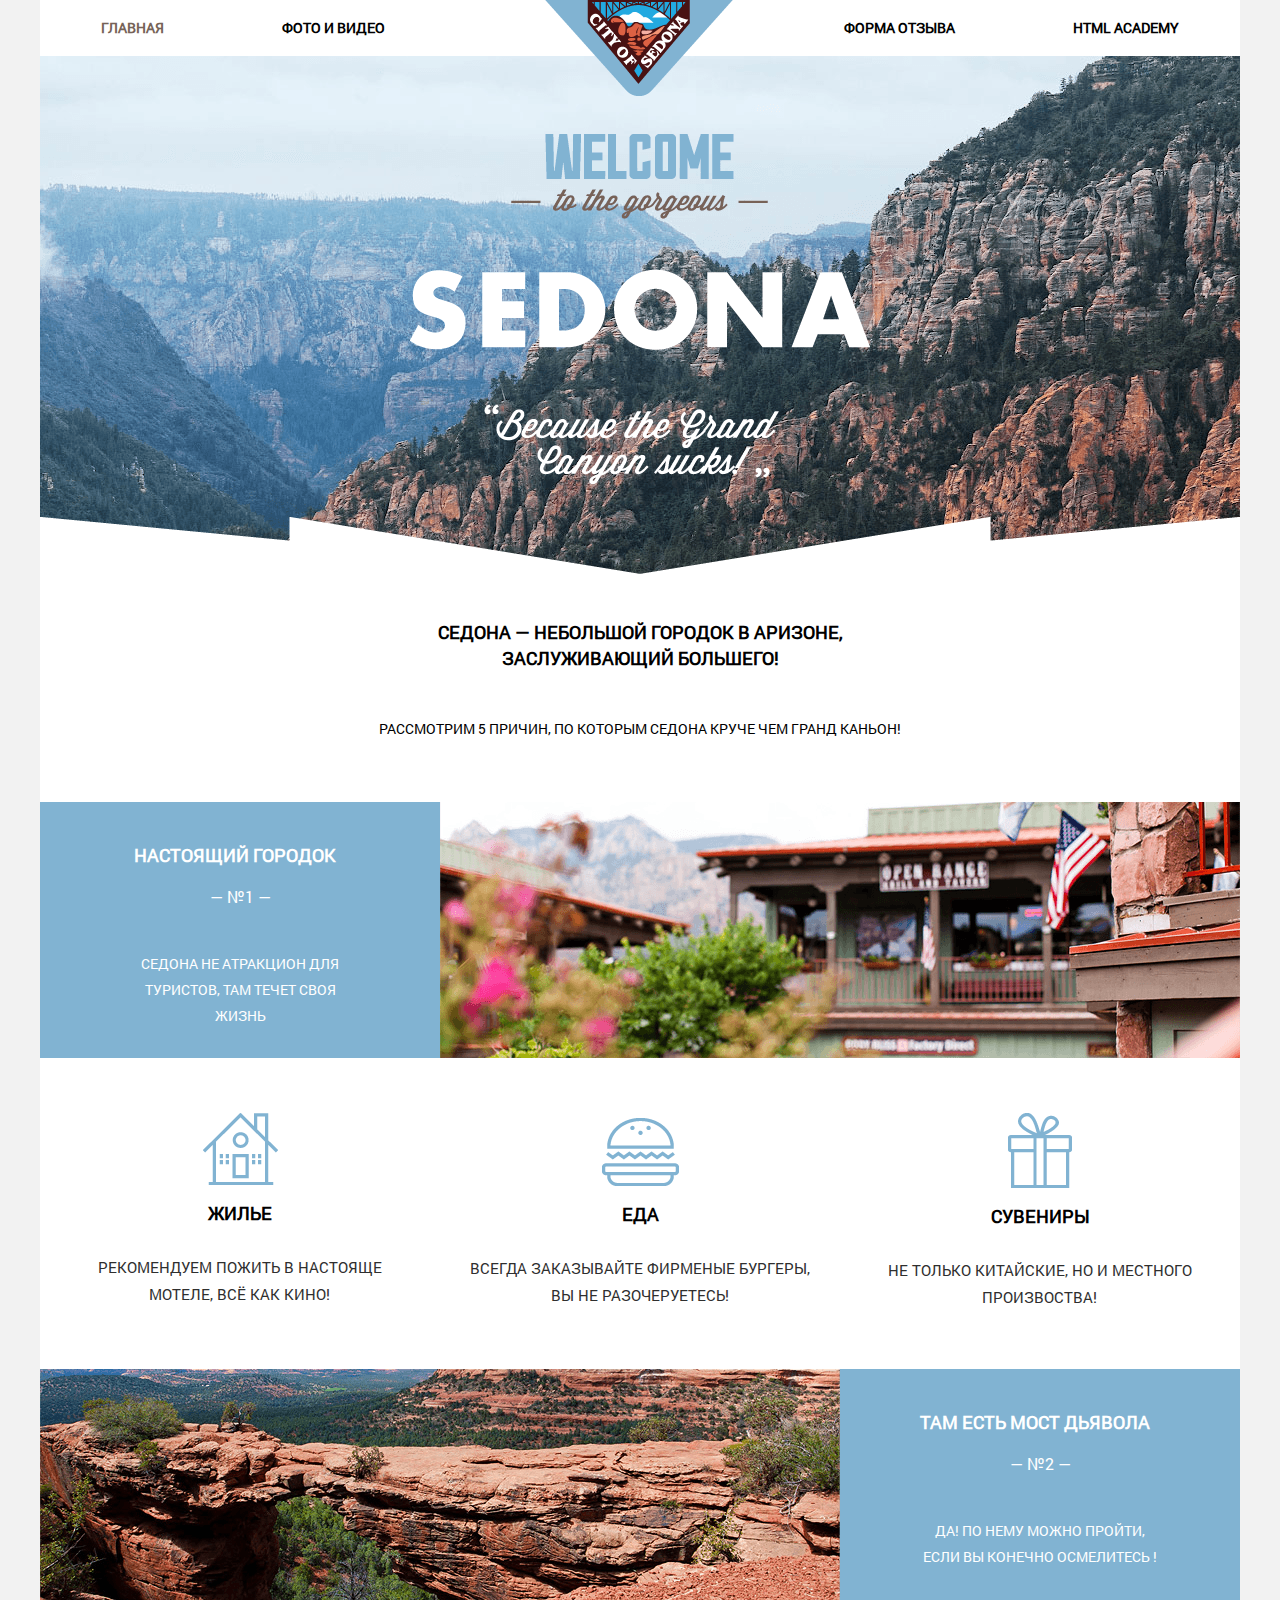
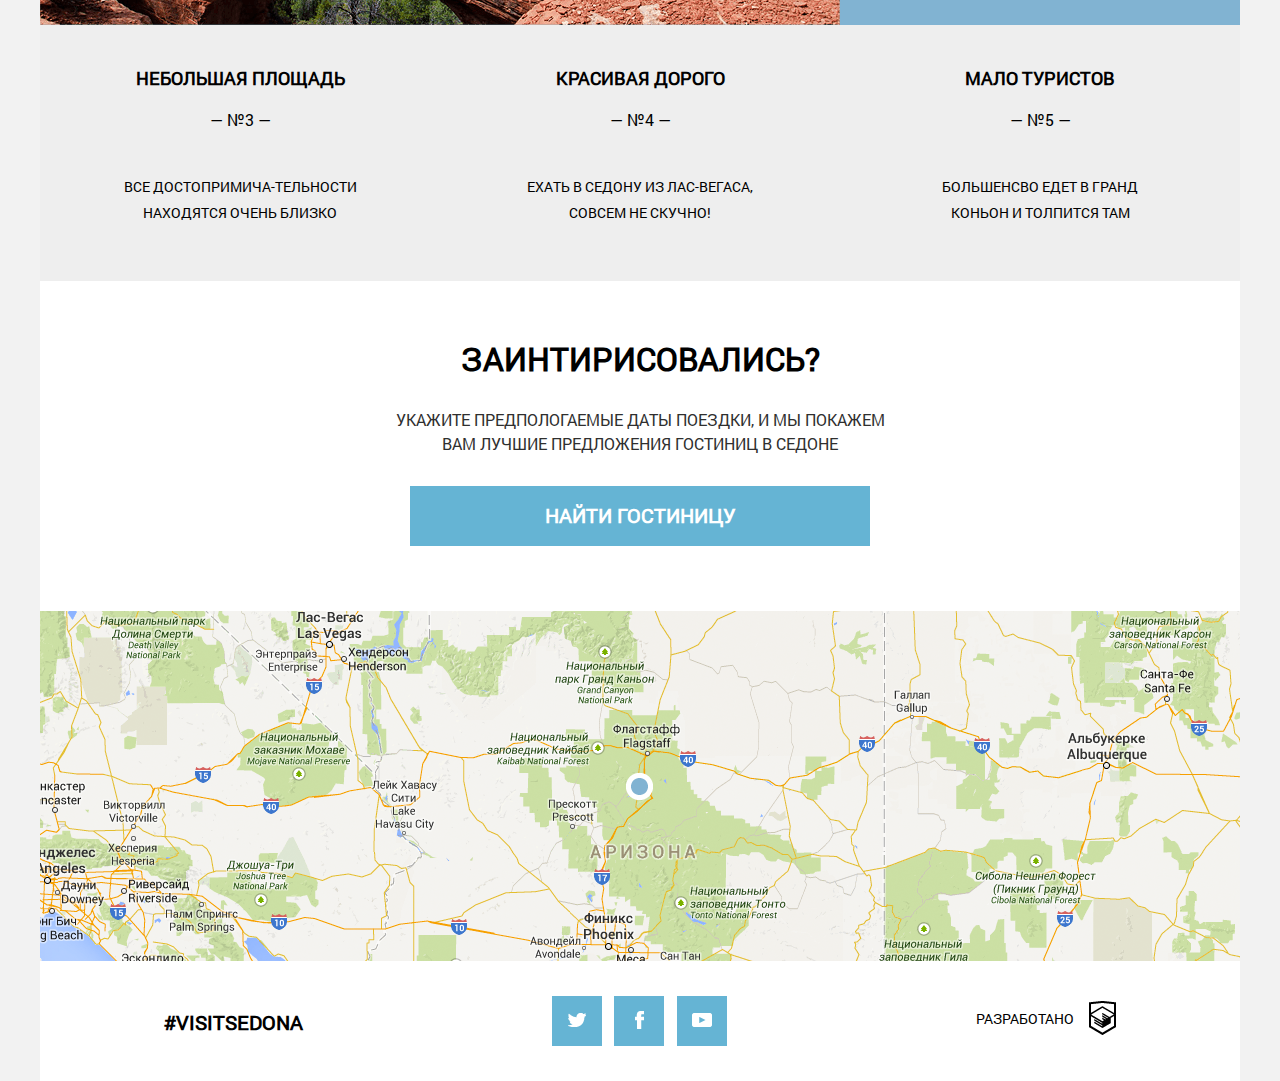
<file: index.html>
<!DOCTYPE html>
<html lang="ru">
<head>
	<meta charset="UTF-8">
	<meta name="viewport" content="width=device-width, initial-scale=1">
	<meta name="format-detection" content="telephone=no">
	<title>Sedona</title>
	<link rel="stylesheet" href="css/style.css">
</head>	
<body class="page-body">
	<header class="page-header">
		<nav class="navigation">
			<ul class="navigation-box">
				<li class="navigation__item navigation__item--position">
					<a href="index.html" class="navigation__link navigation__link--active">главная</a>
					<button type="button" title="закрыть" class="cros-menu"></button>
				</li>
				<li class="navigation__item navigation__item--addMargin">
					<a href="foto&video.html" class="navigation__link">фото и видео</a>
				</li>
				<li class="navigation__item">
					<a href="form.html" class="navigation__link">форма отзыва</a>
				</li>
				<li class="navigation__item">
					<a href="https://htmlacademy.ru/" class="navigation__link">html academy</a>
				</li>
			</ul>
		</nav>
		<div class="navigation-default">
			<img class="navigation-default__burger" width="23" height="21" src="img/img-mobile/icon-menu.png" alt="меню">
			<picture>
				<source media="(min-width: 1200px)" srcset="img/img-desktop/logotype-desktop.png">
				<source  media="(min-width: 768px)" srcset="img/img-mobile/logotyle-mobile.png">
				<source  media="(min-width: 300px) and (max-width: 768px)" srcset="img/img-mobile/logotyle-mobile.png">
				<img class="navigation-default__logo" src="img/img-desktop/logotype-desktop.png"  alt="#">
			</picture>
		</div>
		<div class="main-baner">
			<picture>
				<source media="(min-width: 1200px)" srcset="img/img-desktop/intro-triangle-desktop.png">
				<source  media="(min-width: 768px)" srcset="img/img-tablet/intro-triangle.png">
				<source  media="(min-width: 300px) and (max-width: 768px)" srcset="img/img-mobile/intro-triangle.png">
				<img class="main-baner__decoration" src="img/img-desktop/intro-triangle-desktop.png"  alt="#">
			</picture>
		</div>
	</header>
	<section class="intro">
		<h1 class="intro__title">седона — небольшой  городок в АРИЗОНЕ,  зАСЛУЖИвающий большего!</h1>
		<p class="intro__text">Рассмотрим 5 причин, по которым Седона круче чем гранд каньон!</p>
		<img class="intro__decoration" src="img/img-mobile/decoration.png" width="320" height="40"  alt="#">
		<div class="intro-box">
			<div class="intro-box__introduce">
				<h2 class="intro-box__title">настоящий городок</h2>
				<span class="intro-box__number">— №1 —</span>
				<p class="intro__text">Седона не атракцион для туристов, там течет своя жизнь</p>
			</div>
			<div class="intro__photo"></div>	
		</div>
		<div class="offer">
			<div class="offer__item offer__item--marginTop">
				<picture>
					<source media="(min-width: 1200px)" srcset="img/img-desktop/icon-house-tablet.png">
					<source  media="(min-width: 768px)" srcset="img/img-tablet/icon-house-tablet.png">
					<source  media="(min-width: 300px) and (max-width: 768px)" srcset="img/img-mobile/icon-house.png">
					<img class="offen__img" src="img/img-desktop/icon-house-tablet.png"  alt="#">
				</picture>
				<h2 class="offer__title">жилье</h2>
				<p class="offer__text">Рекомендуем пожить в настояще мотеле, всё как кино!</p>
			</div>	
			<div class="offer__item offer__item--addOrder">
				<picture>
					<source media="(min-width: 1200px)" srcset="img/img-desktop/icon-gift-tablet.png">
					<source  media="(min-width: 768px)" srcset="img/img-tablet/icon-gift-tablet.png">
					<source  media="(min-width: 300px) and (max-width: 768px)" srcset="img/img-mobile/icon-gift.png">
					<img class="offen__img" src="img/img-desktop/icon-gift-tablet.png"  alt="#">
				</picture>
				<h2 class="offer__title">сувениры</h2>
				<p class="offer__text">не только китайские, но и местного произвоства!</p>
			</div>	
			<div class="offer__item offer__item--addPadding">
				<picture>
					<source media="(min-width: 1200px)" srcset="img/img-desktop/icon-burger-tablet.png">
					<source  media="(min-width: 768px)" srcset="img/img-tablet/icon-burger-tablet.png">
					<source  media="(min-width: 300px) and (max-width: 768px)" srcset="img/img-mobile/icon-burger.png">
					<img class="offen__img" src="img/img-desktop/icon-burger-tablet.png"  alt="#">
				</picture>
				<h2 class="offer__title">еда</h2>
				<p class="offer__text">всегда заказывайте фирменые бургеры, вы не разочеруетесь!</p>
			</div>	
		</div>
		<div class="intro-box intro-box--chengPosition">
			<div class="intro-box__introduce">
				<h2 class="intro-box__title">там есть мост дьявола</h2>
				<span class="intro-box__number">— №2 —</span>
				<p class="intro__text">да! по нему можно пройти, если вы конечно осмелитесь !</p>
			</div>
			<div class="intro__photo intro__photo--second"></div>	
		</div>
		<div class="intro-box intro-box--bgAdd">
			<div class="intro-box__introduce intro-box__introduce--add ">
				<h2 class="intro-box__title intro-box__title--width">небольшая площадь</h2>
				<span class="intro-box__number">— №3 —</span>
				<p class="intro__text intro__text--add">все достопримича<span class="transfer">-</span>тельности находятся очень близко</p>
			</div>
			<div class="intro-box__introduce intro-box__introduce--add">
				<h2 class="intro-box__title intro-box__title--width">красивая дорого</h2>
				<span class="intro-box__number">— №4 —</span>
				<p class="intro__text intro__text--add">ехать в седону из лас-вегаса, совсем не скучно!</p>
			</div>
			<div class="intro-box__introduce intro-box__introduce--add intro-box__introduce--borderOff ">
				<h2 class="intro-box__title intro-box__title--width">мало туристов</h2>
				<span class="intro-box__number">— №5 —</span>
				<p class="intro__text intro__text--add">большенсво едет в гранд коньон и толпится там</p>
			</div>
		</div>		
	</section>
	<section class="search-page">
		<h2 class="search-page__title">заинтирисовались?</h2>
		<p class="search-page__text">Укажите предпологаемые даты поездки, и мы покажем вам лучшие предложения гостиниц в седоне</p>
		<button class="search-page__btn" type="button" title="Поиск">найти гостиницу</button>
	</section>
	<section class="map">
		<picture>
			<source media="(min-width: 1200px)" srcset="img/img-desktop/map-desktop.png">
			<source  media="(min-width: 768px)" srcset="img/img-tablet/map-tablet.png">
			<source  media="(min-width: 300px) and (max-width: 768px)" srcset="img/img-mobile/map-mobile.png">
			<img class="map__item" src="img/img-desktop/map-desktop.png"  alt="#">
		</picture>
	</section>
	<footer class="footer-page">
		<h2 class="footer-page__title">#visitsedona</h2>
		<div class="social">
			<a href="#" class="social__link">
				<svg class="social__img--1" xmlns="http://www.w3.org/2000/svg" xmlns:xlink="http://www.w3.org/1999/xlink" width="18" height="14" viewBox="0 0 18 14"> <image id="icon-twitter.svg" width="18" height="14" xlink:href="[data-uri]"/>
				</svg>
			</a>
			<a href="#" class="social__link">
				<svg class="social__img--2" xmlns="http://www.w3.org/2000/svg" xmlns:xlink="http://www.w3.org/1999/xlink" width="9" height="18" viewBox="0 0 9 18" fill="red">
 					 <metadata><?xpacket begin="﻿" id="W5M0MpCehiHzreSzNTczkc9d"?>
					<x:xmpmeta xmlns:x="adobe:ns:meta/" x:xmptk="Adobe XMP Core 5.6-c138 79.159824, 2016/09/14-01:09:01        ">
					   <rdf:RDF xmlns:rdf="http://www.w3.org/1999/02/22-rdf-syntax-ns#">
					      <rdf:Description rdf:about=""/>
					   </rdf:RDF>
					</x:xmpmeta>
					                                                                                                    
				<?xpacket end="w"?></metadata>
					<image id="icon-facebook.svg" width="9" height="18" fill="red" xlink:href="[data-uri]"/>
				</svg>
			</a>
			<a href="#" class="social__link">
				<svg class="social__img--3" xmlns="http://www.w3.org/2000/svg" xmlns:xlink="http://www.w3.org/1999/xlink" width="20" height="14" viewBox="0 0 20 14">
 					 <metadata><?xpacket begin="﻿" id="W5M0MpCehiHzreSzNTczkc9d"?>
						<x:xmpmeta xmlns:x="adobe:ns:meta/" x:xmptk="Adobe XMP Core 5.6-c138 79.159824, 2016/09/14-01:09:01        ">
  					<rdf:RDF xmlns:rdf="http://www.w3.org/1999/02/22-rdf-syntax-ns#">
      					<rdf:Description rdf:about=""/>
   					</rdf:RDF>
					</x:xmpmeta>
                                                                                                    
					<?xpacket end="w"?></metadata>
					<image id="icon-youtube.svg" width="20" height="14" xlink:href="[data-uri]"/>
				</svg>
			</a>
		</div>
		<div class="made-by">
			<h6 class="made-by__title">Разработано</h6>
			<a href="#"><svg class="made-by__logo"  xmlns="http://www.w3.org/2000/svg" xmlns:xlink="http://www.w3.org/1999/xlink" width="27" height="34" viewBox="0 0 27 34">
				  <metadata><?xpacket begin="﻿" id="W5M0MpCehiHzreSzNTczkc9d"?>
				<x:xmpmeta xmlns:x="adobe:ns:meta/" x:xmptk="Adobe XMP Core 5.6-c138 79.159824, 2016/09/14-01:09:01        ">
				   <rdf:RDF xmlns:rdf="http://www.w3.org/1999/02/22-rdf-syntax-ns#">
				      <rdf:Description rdf:about=""/>
				   </rdf:RDF>
				</x:xmpmeta>
				 <?xpacket end="w"?></metadata>
				<image  id="htmlacademy.svg" width="27" height="34" xlink:href="[data-uri]"/>
			</svg></a>
		</div>
	
	</footer>
<script src="js/main_js.js" type="text/javascript"></script>
</body>
</html>
</file>
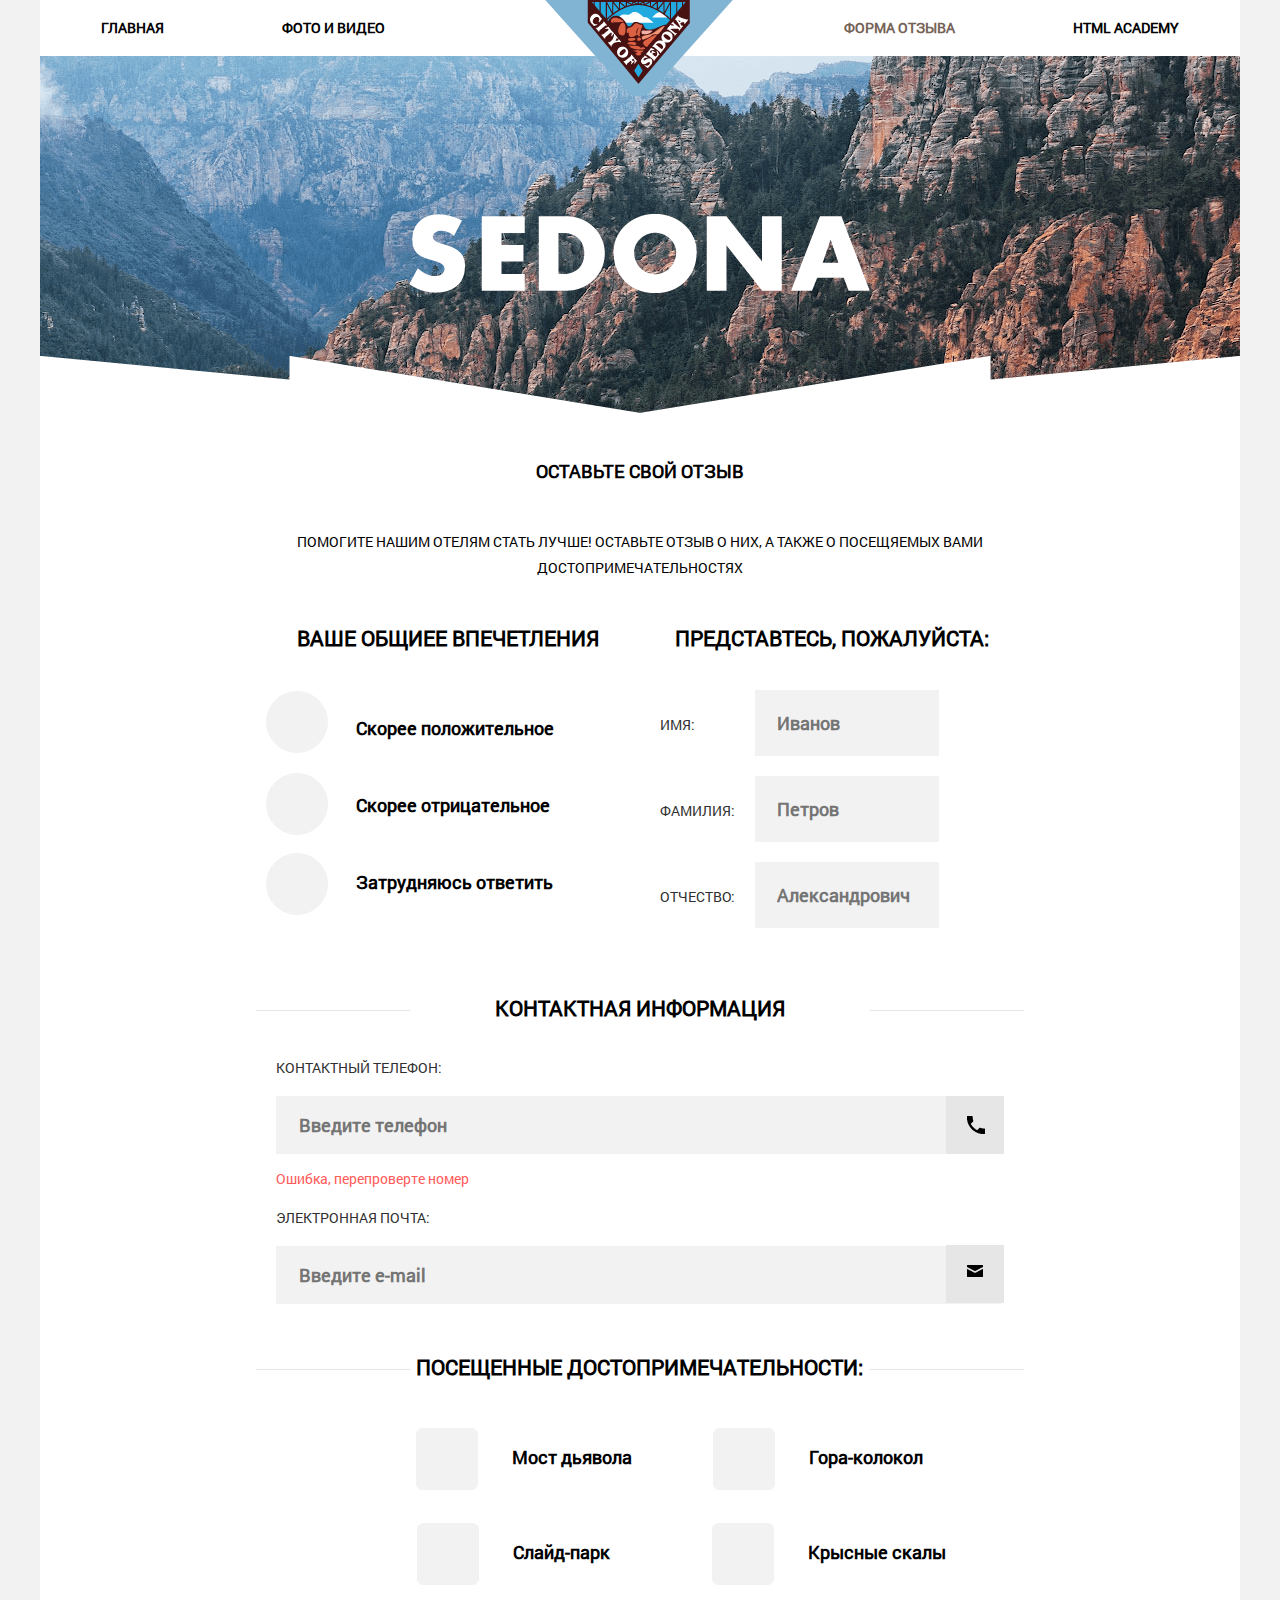
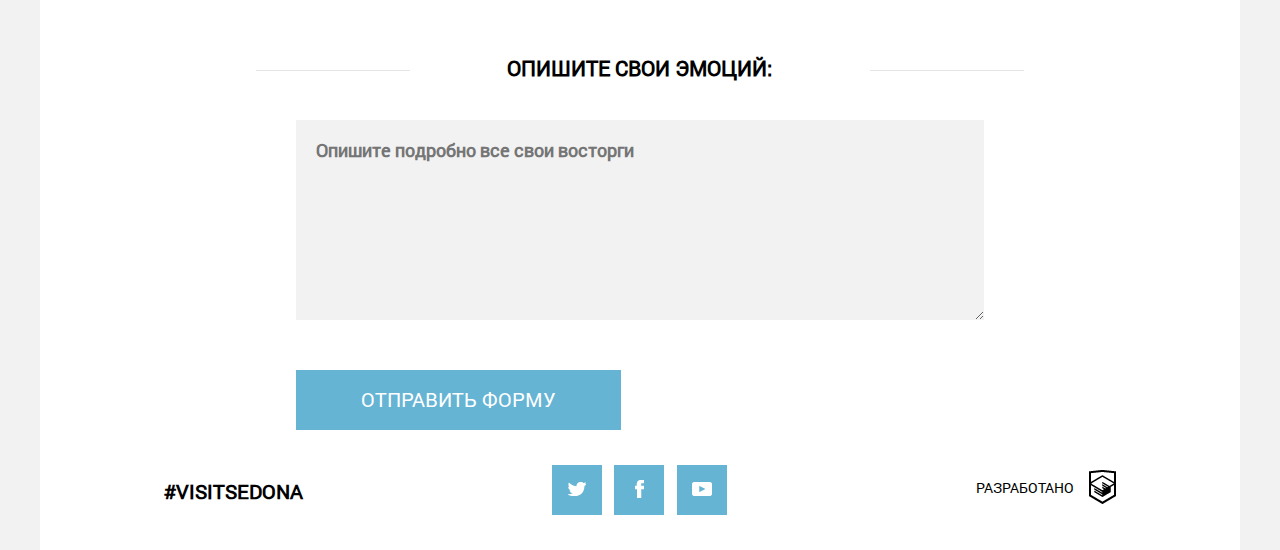
<file: form.html>
<!DOCTYPE html>
<html lang="ru">
<head>
	<meta charset="UTF-8">
	<meta name="viewport" content="width=device-width, initial-scale=1">
	<meta name="format-detection" content="telephone=no">
	<title>Sedona</title>
	<link rel="stylesheet" href="css/style.css">
</head>
<body class="page-body">
	<div class="wraper">
		<header class="page-header">
			<nav class="navigation">
				<ul class="navigation-box">
					<li class="navigation__item navigation__item--position">
						<a href="index.html" class="navigation__link">главная</a>
						<button type="button" title="закрыть" class="cros-menu"></button>
					</li>
					<li class="navigation__item navigation__item--addMargin ">
						<a href="foto&video.html" class="navigation__link">фото и видео</a>
					</li>
					<li class="navigation__item">
						<a href="form.html" class="navigation__link navigation__link--active">форма отзыва</a>
					</li>
					<li class="navigation__item">
						<a href="https://htmlacademy.ru/" class="navigation__link">html academy</a>
					</li>
				</ul>
			</nav>
			<div class="navigation-default">
				<img class="navigation-default__burger" width="23" height="21" src="img/img-mobile/icon-menu.png" alt="меню">
				<picture>
					<source media="(min-width: 1200px)" srcset="img/img-desktop/logotype-desktop.png">
					<source  media="(min-width: 768px)" srcset="img/img-mobile/logotyle-mobile.png">
					<source  media="(min-width: 300px) and (max-width: 768px)" srcset="img/img-mobile/logotyle-mobile.png">
					<img class="navigation-default__logo" src="img/img-desktop/logotype-desktop.png"  alt="#">
				</picture>
			</div>
			<div class="main-baner--forma-page">
				<picture>
					<source media="(min-width: 1200px)" srcset="img/img-desktop/intro-triangle-desktop.png">
					<source  media="(min-width: 768px)" srcset="img/img-tablet/intro-triangle.png">
					<source  media="(min-width: 300px) and (max-width: 768px)" srcset="img/img-mobile/intro-triangle.png">
					<img class="main-baner__decoration" src="img/img-desktop/intro-triangle-desktop.png"  alt="#">
				</picture>
			</div>
		</header>
	<section class="intro">
		<h1 class="intro__title">оставьте свой отзыв</h1>
		<p class="intro__text">помогите нашим отелям стать лучше! оставьте отзыв о них, а также о посещяемых вами достопримечательностях</p>
	</section>
	<form action="" class="main-forma">
		<div class="information-block">
			<div class="information-item information-item--name infomation-item--borderOff">
				<h2 class="information-item__title">представтесь, пожалуйста:</h2>
				<h3 class="information-item__name">имя:</h3><input class="name-user" name="name"   type="text" placeholder="Иванов" title="Введите Имя">
				<h3 class="information-item__name">фамилия:</h3><input class="name-user" name="surname"  type="text" placeholder="Петров" title="Введите Фамилию">
				<h3 class="information-item__name">отчество:</h3><input  class="name-user" type="text" name="secondname" placeholder="Александрович" title="Введите Отчество">
			</div>
			<div class="information-item information-item--contact ">
				<h2 class="information-item__title information-item__title--decoration">контактная информация</h2>
				<h3 class="information-item__name information-item__name--contact">контактный телефон:</h3>
				<input class="contact-deteils" name="phone_namber" type="text" placeholder="Введите телефон">
				<span class="box-phone">
					<img src="img/img-mobile/phone.png" alt="phone">
				</span>
				<span class="information-item__error">Ошибка, перепроверте номер</span>
				<h3 class="information-item__name information-item__name--contact">электронная почта:</h3>
				<input class="contact-deteils" name="e_mail" type="text" placeholder="Введите e-mail">
				<span class="box-e-mail">
					<img src="img/img-mobile/mail.png" alt="e-mail">
				</span>
			</div>
			<div class="information-item information-item--impressions information-item--height infomation-item--borderOff">
				<h2 class="information-item__title">ваше общиее впечетления</h2>
				<label class="label-1">
					<input  type="radio" name="impressions"><span class="radio-btn-1"></span><h3 class="information-item__name--radioTitle">Скорее положительное</h3>
				</label>
				<label class="label-2">
					<input  type="radio" name="impressions"><span class="radio-btn-2"></span><h3 class="information-item__name--radioTitle">Скорее отрицательное</h3>
				</label>
				<label class="label-3">
					<input  type="radio" name="impressions"><span class="radio-btn-3"></span><h3 class="information-item__name--radioTitle information-item__name--addPading">Затрудняюсь ответить</h3>
				</label>
			</div>
			<div class="information-item information-item--visit information-item--heightCheckbox">
				<h2 class="information-item__title information-item__title--decoration">посещенные  достопримечательности:</h2>
				<label class="label-cb-1">
					<input type="checkbox" name="bridge" ><span class="checkbox-btn-1"><h3 class="information-item__name--checkbox">Мост дьявола</h3>
				</label>
				<label class="label-cb-2">
					<input type="checkbox" name="park"><span class="checkbox-btn-2"><h3 class="information-item__name--checkbox">Слайд-парк</h3>
				</label>
				<label class="label-cb-3">
					<input type="checkbox" name="mountain"><span class="checkbox-btn-3"><h3 class="information-item__name--checkbox">Гора-колокол</h3>
				</label>
				<label class="label-cb-4">
					<input type="checkbox" name="red"><span class="checkbox-btn-4"><h3 class="information-item__name--checkbox">Крысные скалы</h3>
				</label>		
			</div>
			<div class="information-item information-item--textarea">
				<h2 class="information-item__title information-item__title--decoration">опишите свои эмоций:</h2>
				<textarea name="imotion" class="textarea" minlength="20" maxlength="500" placeholder="Опишите подробно все свои восторги"></textarea>
			</div>
		</div>
		<button type="submit" class="submit-btn">Отправить форму</button>
	</form>
		<footer class="footer-page">
		<h2 class="footer-page__title">#visitsedona</h2>
		<div class="social">
			<a href="#" class="social__link">
				<svg class="social__img--1" xmlns="http://www.w3.org/2000/svg" xmlns:xlink="http://www.w3.org/1999/xlink" width="18" height="14" viewBox="0 0 18 14"> <image id="icon-twitter.svg" width="18" height="14" xlink:href="[data-uri]"/>
				</svg>
			</a>
			<a href="#" class="social__link">
				<svg class="social__img--2" xmlns="http://www.w3.org/2000/svg" xmlns:xlink="http://www.w3.org/1999/xlink" width="9" height="18" viewBox="0 0 9 18" fill="red">
 					 <metadata><?xpacket begin="﻿" id="W5M0MpCehiHzreSzNTczkc9d"?>
					<x:xmpmeta xmlns:x="adobe:ns:meta/" x:xmptk="Adobe XMP Core 5.6-c138 79.159824, 2016/09/14-01:09:01        ">
					   <rdf:RDF xmlns:rdf="http://www.w3.org/1999/02/22-rdf-syntax-ns#">
					      <rdf:Description rdf:about=""/>
					   </rdf:RDF>
					</x:xmpmeta>
					                                                                                                    
				<?xpacket end="w"?></metadata>
					<image id="icon-facebook.svg" width="9" height="18" fill="red" xlink:href="[data-uri]"/>
				</svg>
			</a>
			<a href="#" class="social__link">
				<svg class="social__img--3" xmlns="http://www.w3.org/2000/svg" xmlns:xlink="http://www.w3.org/1999/xlink" width="20" height="14" viewBox="0 0 20 14">
 					 <metadata><?xpacket begin="﻿" id="W5M0MpCehiHzreSzNTczkc9d"?>
						<x:xmpmeta xmlns:x="adobe:ns:meta/" x:xmptk="Adobe XMP Core 5.6-c138 79.159824, 2016/09/14-01:09:01        ">
  					<rdf:RDF xmlns:rdf="http://www.w3.org/1999/02/22-rdf-syntax-ns#">
      					<rdf:Description rdf:about=""/>
   					</rdf:RDF>
					</x:xmpmeta>
                                                                                                    
					<?xpacket end="w"?></metadata>
					<image id="icon-youtube.svg" width="20" height="14" xlink:href="[data-uri]"/>
				</svg>
			</a>
		</div>
		<div class="made-by">
			<h6 class="made-by__title">Разработано</h6>
			<a href="#"><svg class="made-by__logo"  xmlns="http://www.w3.org/2000/svg" xmlns:xlink="http://www.w3.org/1999/xlink" width="27" height="34" viewBox="0 0 27 34">
				  <metadata><?xpacket begin="﻿" id="W5M0MpCehiHzreSzNTczkc9d"?>
				<x:xmpmeta xmlns:x="adobe:ns:meta/" x:xmptk="Adobe XMP Core 5.6-c138 79.159824, 2016/09/14-01:09:01        ">
				   <rdf:RDF xmlns:rdf="http://www.w3.org/1999/02/22-rdf-syntax-ns#">
				      <rdf:Description rdf:about=""/>
				   </rdf:RDF>
				</x:xmpmeta>
				 <?xpacket end="w"?></metadata>
				<image  id="htmlacademy.svg" width="27" height="34" xlink:href="[data-uri]"/>
			</svg></a>
		</div>
	
	</footer>
	</div>	
	<script src="js/main_js.js" type="text/javascript"></script>
</body>
</html>
</file>
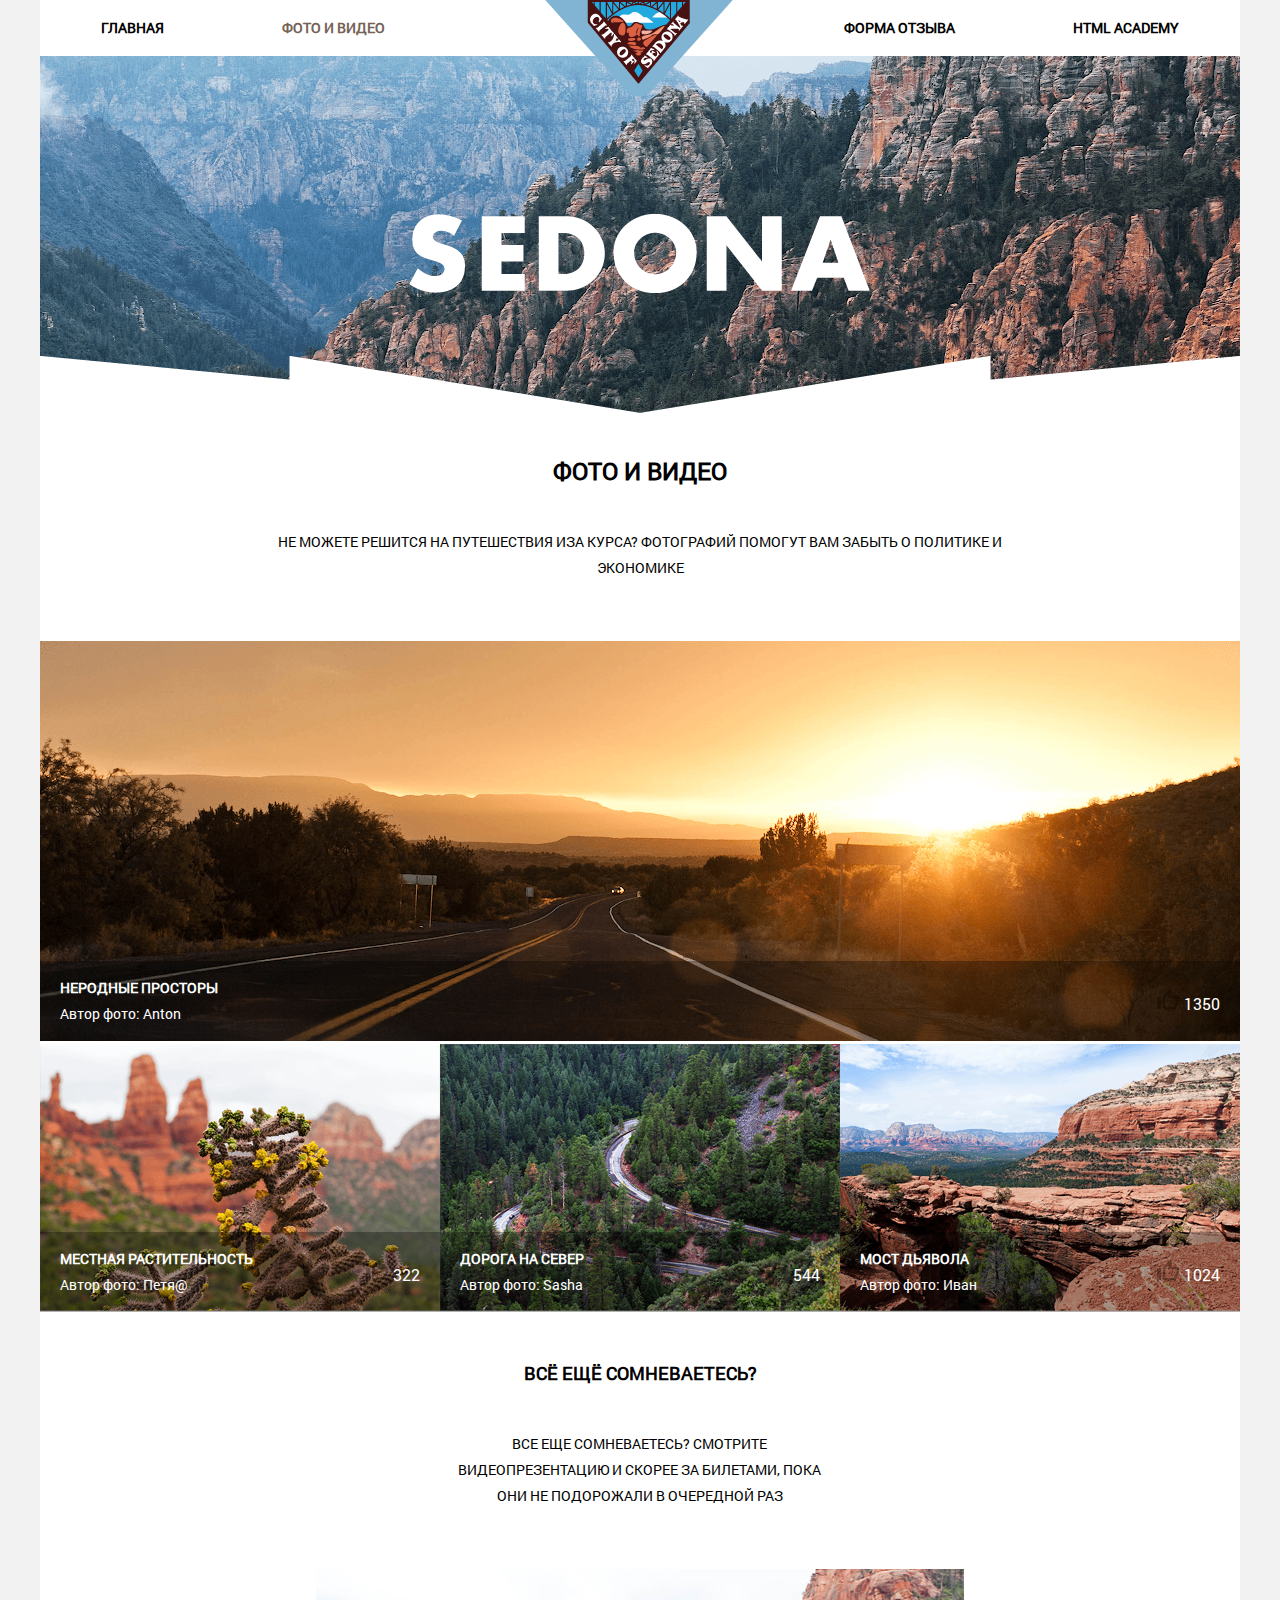
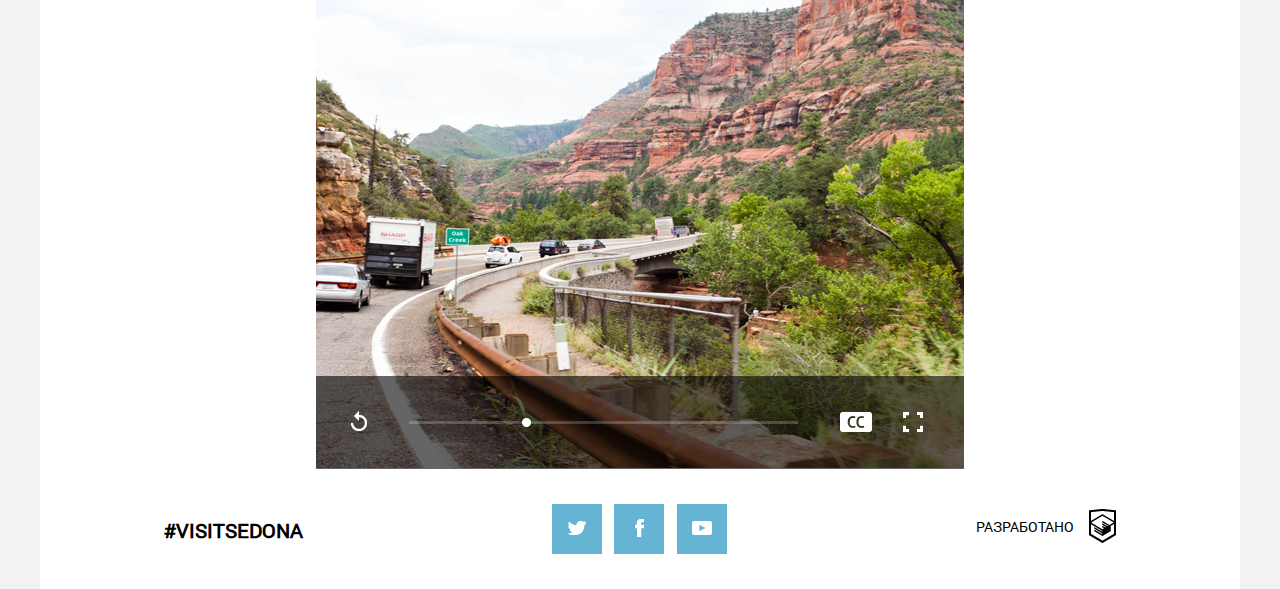
<file: foto&video.html>
<!DOCTYPE html>
<html lang="ru">
<head>
	<meta charset="UTF-8">
	<meta name="viewport" content="width=device-width, initial-scale=1">
	<meta name="format-detection" content="telephone=no">
	<title>Sedona</title>
	<link rel="stylesheet" href="css/style.css">
</head>
<body>
	<body class="page-body">
	<div class="wraper">
		<header class="page-header">
			<nav class="navigation">
				<ul class="navigation-box">
					<li class="navigation__item navigation__item--position">
						<a href="index.html" class="navigation__link">главная</a>
						<button type="button" title="закрыть" class="cros-menu"></button>
					</li>
					<li class="navigation__item navigation__item--addMargin ">
						<a href="foto&video.html" class="navigation__link navigation__link--active">фото и видео</a>
					</li>
					<li class="navigation__item">
						<a href="form.html" class="navigation__link">форма отзыва</a>
					</li>
					<li class="navigation__item">
						<a href="https://htmlacademy.ru/" class="navigation__link">html academy</a>
					</li>
				</ul>
			</nav>
			<div class="navigation-default">
				<img class="navigation-default__burger" width="23" height="21" src="img/img-mobile/icon-menu.png" alt="меню">
				<picture>
					<source media="(min-width: 1200px)" srcset="img/img-desktop/logotype-desktop.png">
					<source  media="(min-width: 768px)" srcset="img/img-mobile/logotyle-mobile.png">
					<source  media="(min-width: 300px) and (max-width: 768px)" srcset="img/img-mobile/logotyle-mobile.png">
					<img class="navigation-default__logo" src="img/img-desktop/logotype-desktop.png"  alt="#">
				</picture>
			</div>
			<div class="main-baner--forma-page">
				<picture>
					<source media="(min-width: 1200px)" srcset="img/img-desktop/intro-triangle-desktop.png">
					<source  media="(min-width: 768px)" srcset="img/img-tablet/intro-triangle.png">
					<source  media="(min-width: 300px) and (max-width: 768px)" srcset="img/img-mobile/intro-triangle.png">
					<img class="main-baner__decoration" src="img/img-desktop/intro-triangle-desktop.png"  alt="#">
				</picture>
			</div>
		</header>
		<section class="intro">
			<h1 class="intro__title intro__title--sizeUp">фото и видео</h1>
			<p class="intro__text">не можете решится на путешествия иза курса? фотографий помогут вам забыть о политике и экономике</p>
		</section>
		<section class="gallery">
			<div class="gallery-box">
				<picture>
					<source media="(min-width: 1200px)" srcset="img/img-desktop/photo-1-desktop.png">
					<source  media="(min-width: 768px)" srcset="img/img-tablet/photo-1-tablet.png">
					<source  media="(min-width: 300px)" srcset="img/img-mobile/photo-1-mobile.png">
					<img class="gallery-box__img" src="img/img-desktop/photo-1-desktop.png"  alt="#">
				</picture>
				<div class="gallery-box__underband gallery-box__underband--topFoto">
					<h3 class="gallery-box__title">неродные просторы<span class="gallery-box__avtor">Автор фото: Anton</span></h3>
					<div class="like-box">
						<img class="like-box__img" width="23" height="21" src="img/img-mobile/like-icon.png" alt="Like">
						<span class="like-box__count">1350</span>
					</div>
				</div>
			</div>
			<div class="gallery-box">
				<picture>
					<source media="(min-width: 1200px)" srcset="img/img-desktop/photo-2-desktop.png">
					<source  media="(min-width: 768px)" srcset="img/img-tablet/photo-2-tablet.png">
					<source  media="(min-width: 300px)" srcset="img/img-mobile/photo-2-mobile.png">
					<img class="gallery-box__img" src="img/img-desktop/photo-2-desktop.png"  alt="#">
				</picture>
				<div class="gallery-box__underband">
					<h3 class="gallery-box__title">местная растительность<span class="gallery-box__avtor">Автор фото: Петя@</span></h3>
					<div class="like-box">
						<img class="like-box__img" width="23" height="21" src="img/img-mobile/like-icon.png" alt="Like">
						<span class="like-box__count">322</span>
					</div>
				</div>
			</div>
			<div class="gallery-box">
				<picture>
					<source media="(min-width: 1200px)" srcset="img/img-desktop/photo-3-desktop.png">
					<source  media="(min-width: 768px)" srcset="img/img-tablet/photo-3-tablet.png">
					<source  media="(min-width: 300px)" srcset="img/img-mobile/photo-3-mobile.png">
					<img class="gallery-box__img" src="img/img-desktop/photo-3-desktop.png"  alt="#">
				</picture>
				<div class="gallery-box__underband">
					<h3 class="gallery-box__title">дорога на север<span class="gallery-box__avtor">Автор фото: Sasha</span></h3>
					<div class="like-box">
						<img class="like-box__img" width="23" height="21" src="img/img-mobile/like-icon.png" alt="Like">
						<span class="like-box__count">544</span>
					</div>
				</div>
			</div>
			<div class="gallery-box">
				<picture>
					<source media="(min-width: 1200px)" srcset="img/img-desktop/photo-4-desktop.png">
					<source  media="(min-width: 768px)" srcset="img/img-tablet/photo-4-tablet.png">
					<source  media="(min-width: 300px)" srcset="img/img-mobile/photo-4-mobile.png">
					<img class="gallery-box__img" src="img/img-desktop/photo-4-desktop.png"  alt="#">
				</picture>
				<div class="gallery-box__underband">
					<h3 class="gallery-box__title">мост дьявола<span class="gallery-box__avtor">Автор фото: Иван</span></h3>
					<div class="like-box">
						<img class="like-box__img" width="23" height="21" src="img/img-mobile/like-icon.png" alt="Like">
						<span class="like-box__count">1024</span>
					</div>
				</div>
			</div>
		</section>
		<section class="video">
			<h1 class="intro__title">всё ещё сомневаетесь?</h1>
			<p class="intro__text">Все еще сомневаетесь?  Смотрите видеопрезентацию и скорее за билетами, пока они не подорожали в очередной раз</p>
			<div class="video__screen"></div>
		</section>
		<footer class="footer-page">
		<h2 class="footer-page__title">#visitsedona</h2>
		<div class="social">
			<a href="#" class="social__link">
				<svg class="social__img--1" xmlns="http://www.w3.org/2000/svg" xmlns:xlink="http://www.w3.org/1999/xlink" width="18" height="14" viewBox="0 0 18 14"> <image id="icon-twitter.svg" width="18" height="14" xlink:href="[data-uri]"/>
				</svg>
			</a>
			<a href="#" class="social__link">
				<svg class="social__img--2" xmlns="http://www.w3.org/2000/svg" xmlns:xlink="http://www.w3.org/1999/xlink" width="9" height="18" viewBox="0 0 9 18" fill="red">
 					 <metadata><?xpacket begin="﻿" id="W5M0MpCehiHzreSzNTczkc9d"?>
					<x:xmpmeta xmlns:x="adobe:ns:meta/" x:xmptk="Adobe XMP Core 5.6-c138 79.159824, 2016/09/14-01:09:01        ">
					   <rdf:RDF xmlns:rdf="http://www.w3.org/1999/02/22-rdf-syntax-ns#">
					      <rdf:Description rdf:about=""/>
					   </rdf:RDF>
					</x:xmpmeta>
					                                                                                                    
				<?xpacket end="w"?></metadata>
					<image id="icon-facebook.svg" width="9" height="18" fill="red" xlink:href="[data-uri]"/>
				</svg>
			</a>
			<a href="#" class="social__link">
				<svg class="social__img--3" xmlns="http://www.w3.org/2000/svg" xmlns:xlink="http://www.w3.org/1999/xlink" width="20" height="14" viewBox="0 0 20 14">
 					 <metadata><?xpacket begin="﻿" id="W5M0MpCehiHzreSzNTczkc9d"?>
						<x:xmpmeta xmlns:x="adobe:ns:meta/" x:xmptk="Adobe XMP Core 5.6-c138 79.159824, 2016/09/14-01:09:01        ">
  					<rdf:RDF xmlns:rdf="http://www.w3.org/1999/02/22-rdf-syntax-ns#">
      					<rdf:Description rdf:about=""/>
   					</rdf:RDF>
					</x:xmpmeta>
                                                                                                    
					<?xpacket end="w"?></metadata>
					<image id="icon-youtube.svg" width="20" height="14" xlink:href="[data-uri]"/>
				</svg>
			</a>
		</div>
		<div class="made-by">
			<h6 class="made-by__title">Разработано</h6>
			<a href="#"><svg class="made-by__logo"  xmlns="http://www.w3.org/2000/svg" xmlns:xlink="http://www.w3.org/1999/xlink" width="27" height="34" viewBox="0 0 27 34">
				  <metadata><?xpacket begin="﻿" id="W5M0MpCehiHzreSzNTczkc9d"?>
				<x:xmpmeta xmlns:x="adobe:ns:meta/" x:xmptk="Adobe XMP Core 5.6-c138 79.159824, 2016/09/14-01:09:01        ">
				   <rdf:RDF xmlns:rdf="http://www.w3.org/1999/02/22-rdf-syntax-ns#">
				      <rdf:Description rdf:about=""/>
				   </rdf:RDF>
				</x:xmpmeta>
				 <?xpacket end="w"?></metadata>
				<image  id="htmlacademy.svg" width="27" height="34" xlink:href="[data-uri]"/>
			</svg></a>
		</div>
	
	</footer>
	</div>		
<script src="js/main_js.js" type="text/javascript"></script>		
</body>
</html>
</file>
<file: css/style.css>
@import url(global/normolize.css);
@import url(global/fonts.css);
@import url(blocks/mobile-menu.css);
@import url(blocks/page-body.css);
@import url(blocks/page-header.css);
@import url(blocks/intro.css);
@import url(blocks/search.css);
@import url(blocks/map.css);
@import url(blocks/footer.css);
@import url(blocks/forma/header-forma.css);
@import url(blocks/forma/main-forma.css);
@import url(blocks/gallery/gallery-page.css);

/*# sourceMappingURL=style.css.map */
</file>
